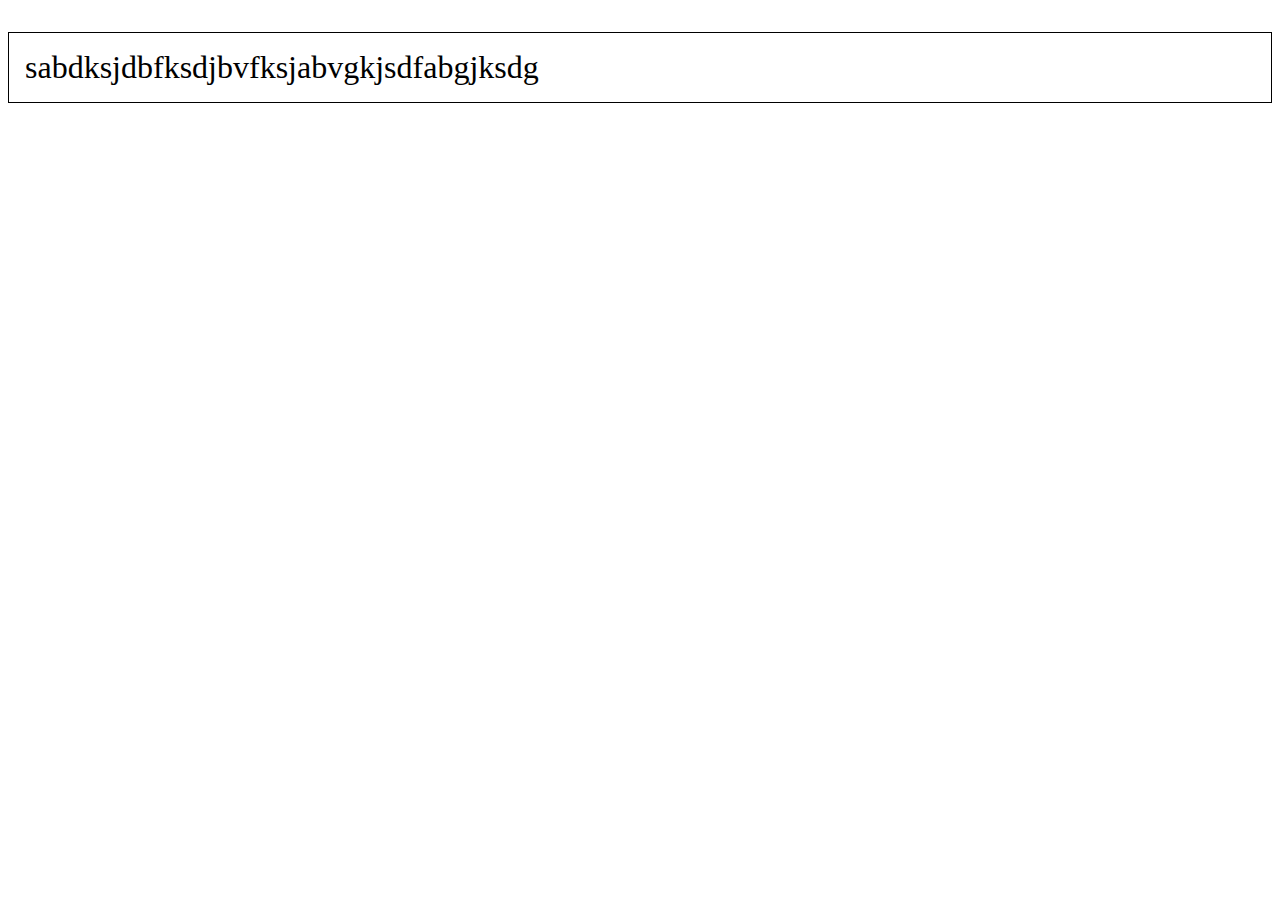
<file: index.html>
<!DOCTYPE html>
<html lang="en">
<head>
    <meta charset="UTF-8">
    <meta name="viewport" content="width=device-width, initial-scale=1.0">
    <title>Document</title>
    <style>
        p{
            font-size: 2rem;
            border: 0.1rem solid black;
            padding: 1rem;
        }
    </style>
</head>
<body>
    <div class="box">
        <p>sabdksjdbfksdjbvfksjabvgkjsdfabgjksdg</p>
    </div>
</body>
</html>
</file>
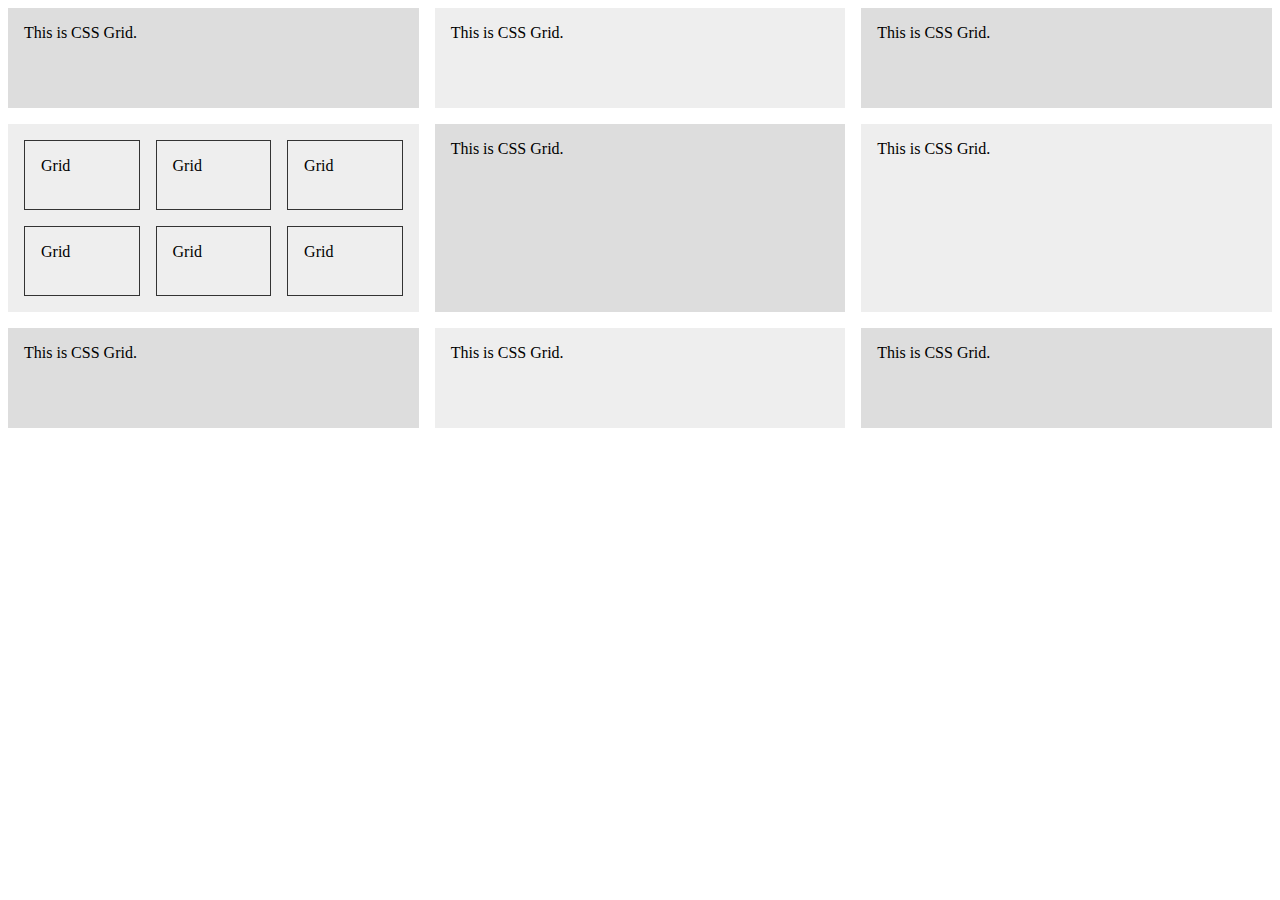
<file: cssgrid/index.html>
<!DOCTYPE html>
<html lang="en">
<head>
    <meta charset="UTF-8">
    <meta name="viewport" content="width=device-width, initial-scale=1.0">
    <title>CSS Grid</title>
    <style>
        .wrapper{
            display: grid;
            grid-template-columns: repeat(3, 1fr);
            grid-gap: 1rem;
            grid-auto-rows: 100px;
            grid-auto-rows: minmax(100px, auto);
        }

        .wrapper>div {
            background: #eee;
            padding: 1rem;
        }

        .wrapper>div:nth-child(odd){
            background: #ddd;
        }

        .nested {
            display: grid;
            grid-template-columns: repeat(3,1fr);
            grid-gap: 1rem;
            grid-auto-rows: 70px;
        }
        .nested>div{
            border: 1px #333 solid;
            padding: 1rem;
        }
    </style>
</head>
<body>
    <div class="wrapper">
        <div>This is CSS Grid.</div>
        <div>This is CSS Grid.</div>
        <div>This is CSS Grid.</div>
        <div class="nested">
            <div>Grid</div>
            <div>Grid</div>
            <div>Grid</div>
            <div>Grid</div>
            <div>Grid</div>
            <div>Grid</div>
        </div>
        <div>This is CSS Grid.</div>
        <div>This is CSS Grid.</div>
        <div>This is CSS Grid.</div>
        <div>This is CSS Grid.</div>
        <div>This is CSS Grid.</div>
    </div>
</body>
</html>
</file>
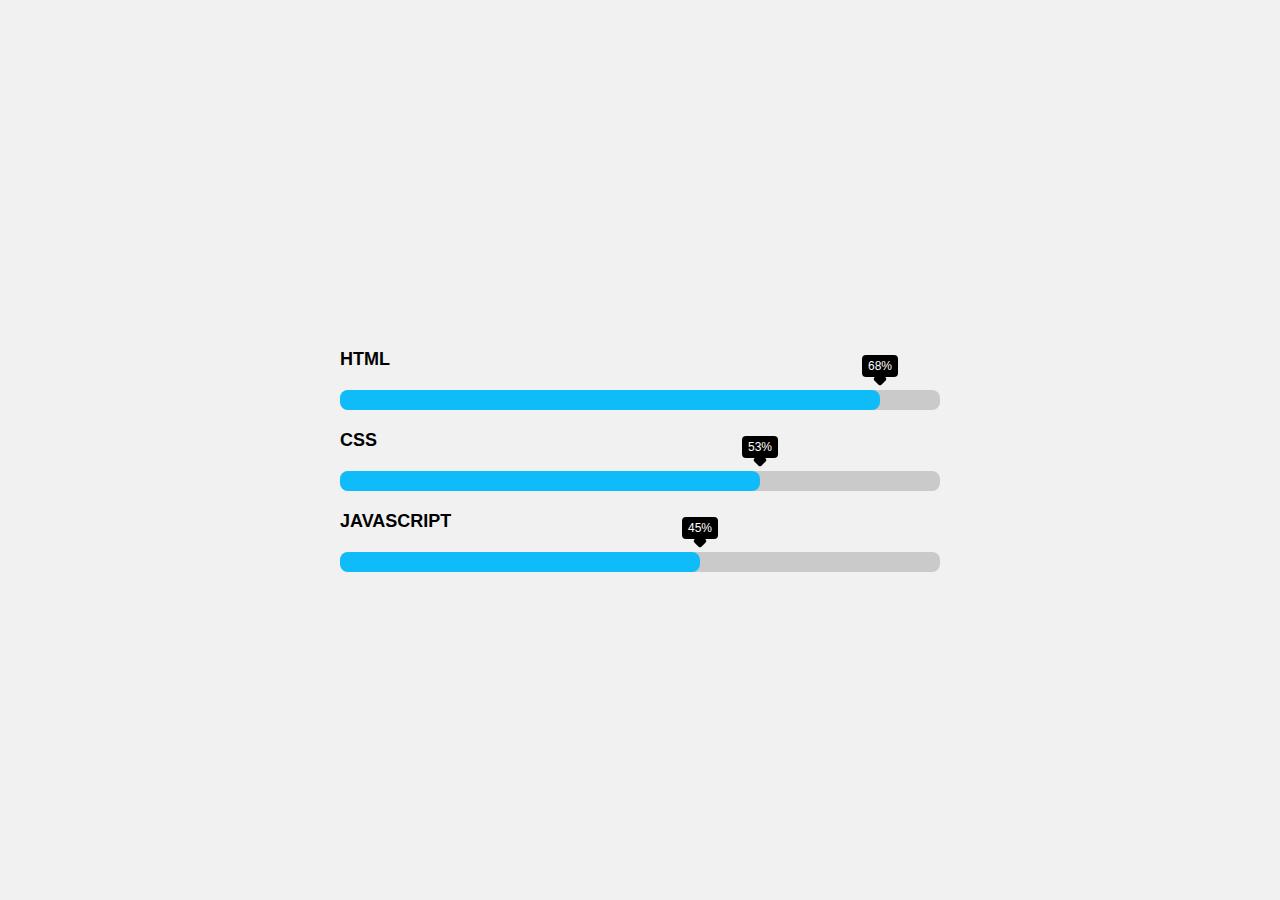
<file: dynamicprogressbar/index.html>
<!DOCTYPE html>
<html lang="en">
<head>
    <meta charset="UTF-8">
    <meta name="viewport" content="width=device-width, initial-scale=1.0">
    <title>Dynamic Progress Bar</title>
    <link rel="stylesheet" href="./style.css">
    <script src="https://cdnjs.cloudflare.com/ajax/libs/jquery/3.4.1/jquery.min.js"></script>
</head>
<body>
    <div class="skills">
        <div class="skill">
            <div class="skill-name">HTML</div>
            <div class="skill-bar">
                <div class="skill-per" per="90"></div>
            </div>
        </div>

        <div class="skill">
            <div class="skill-name">CSS</div>
            <div class="skill-bar">
                <div class="skill-per" per="70"></div>
            </div>
        </div>

        <div class="skill">
            <div class="skill-name">Javascript</div>
            <div class="skill-bar">
                <div class="skill-per" per="60"></div>
            </div>
        </div>
    </div>

    <script>
        $('.skill-per').each(function(){
            var $this = $(this);
            var per = $this.attr('per');
            $this.css("width",per+'%');

            $({animatedValue: 0}).animate({animatedValue:per},{
                duration:1000,
                step: function(){
                    $this.attr('per',Math.floor(this.animatedValue) + '%');
                },
                complete: function(){
                    $this.attr('per', Math.floor(this.animatedValue) + '%')
                }
            })
        })
    </script>
</body>
</html>
</file>
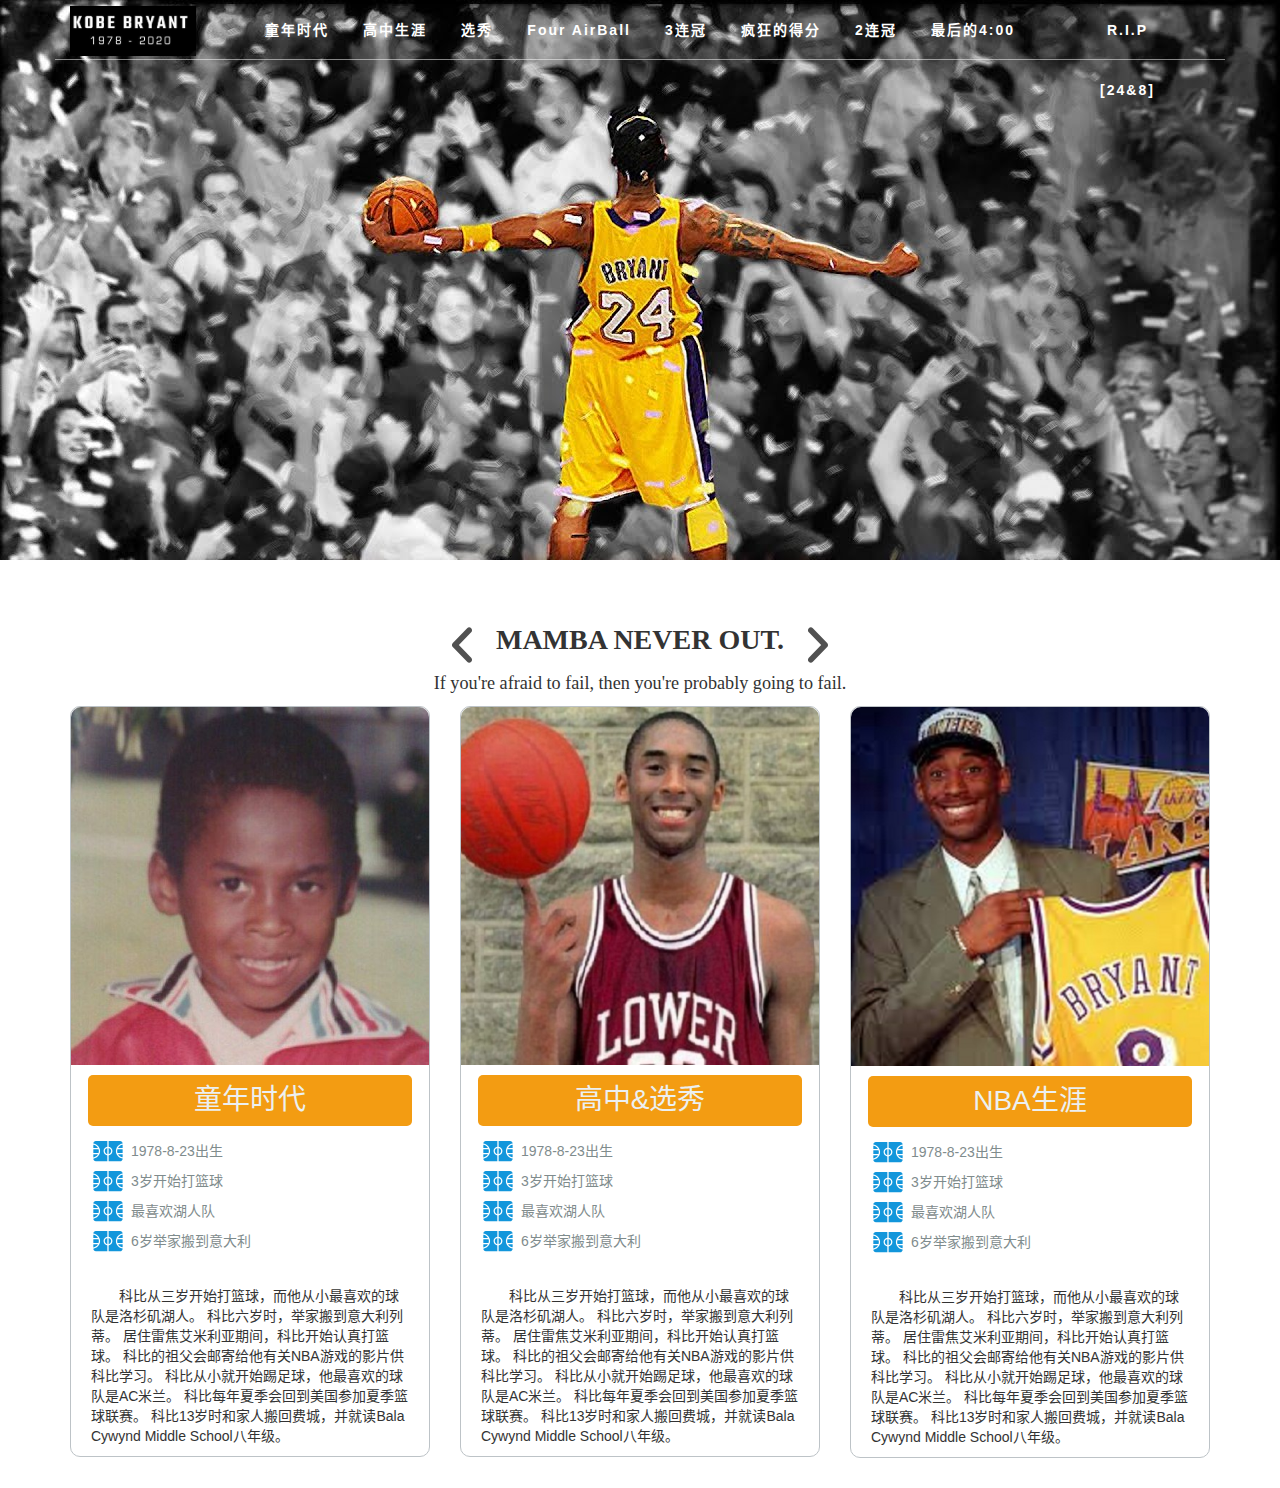
<file: kobe/index.html>
<!DOCTYPE html>
<html lang="zh-CN">
  <head>
    <meta charset="utf-8">
    <meta http-equiv="X-UA-Compatible" content="IE=edge">
    <meta name="viewport" content="width=device-width, initial-scale=1">
    <!-- 上述3个meta标签*必须*放在最前面，任何其他内容都*必须*跟随其后！ -->
    <title>This is for 24</title>

    <!-- Bootstrap -->
    <link href="https://cdn.jsdelivr.net/npm/bootstrap@3.3.7/dist/css/bootstrap.min.css" rel="stylesheet">

    <!-- HTML5 shim 和 Respond.js 是为了让 IE8 支持 HTML5 元素和媒体查询（media queries）功能 -->
    <!-- 警告：通过 file:// 协议（就是直接将 html 页面拖拽到浏览器中）访问页面时 Respond.js 不起作用 -->
    <!--[if lt IE 9]>
      <script src="https://cdn.jsdelivr.net/npm/html5shiv@3.7.3/dist/html5shiv.min.js"></script>
      <script src="https://cdn.jsdelivr.net/npm/respond.js@1.4.2/dest/respond.min.js"></script>
    <![endif]-->
    <link rel="stylesheet" href="./style.css">
  </head>
  <body>
      <!-- 1.顶部导航 -->
    <header class="container">
        <section class="row header">
            <section class="col-xs-6 col-sm-6 col-md-2 col-lg-2">
                <img src="./img/kobebryant.jpg" alt="">
            </section>
            <section class="hidden-xs hidden-sm col-md-8 col-lg-8">
                <ul>
                    <li><a href="">童年时代</a></li>
                    <li><a href="">高中生涯</a></li>
                    <li><a href="">选秀</a></li>
                    <li><a href="">Four AirBall</a></li>
                    <li><a href="">3连冠</a></li>
                    <li><a href="">疯狂的得分</a></li>
                    <li><a href="">2连冠</a></li>
                    <li><a href="">最后的4:00</a></li>
                </ul>
            </section>
            <section class="hidden-xs hidden-sm col-md-2 col-lg-2">
                <ul>
                    <li>
                        <a>R.I.P</a>
                        <a>[24&8]</a>
                    </li>
                </ul>
            </section>
            <section class="col-xs-6 col-sm-6 hidden-md hidden-lg">
                <i><img src="./img/导航-菜单.svg" alt=""></i>
            </section>
        </section>
    </header>
    <!-- 2.首页轮播图 -->
    <section class="banner container-fluid"></section>

    <!-- 3.内容区域 -->
    <section class="container content">
        <section class="row">
            <img src="./img/尖括号-粗大-左.svg" alt="">
            <div class="">MAMBA NEVER OUT.</div>
            <img src="./img/尖括号-粗大-右.svg" alt="">
            <p>If you're afraid to fail, then you're probably going to fail. </p>
        </section>
        <!-- 生涯介绍 -->
        <section class="row">
            <!-- 童年时代 -->
            <section class="col-xs-12 col-sm-12 col-md-4 col-lg-4">
                <section class="life hovermove">
                    <img src="./img/child.jpg" alt="">
                    <section class="row">
                        <h6 class="col-xs-10 col-sm-10 col-md-10 col-lg-10
                            col-xs-push-1 col-sm-push-1 col-md-push-1 col-lg-push-1">童年时代</h6>
                    </section>
                    <section class="sumarylist">
                        <ul>
                            <li>1978-8-23出生</li>
                            <li>3岁开始打篮球</li>
                            <li>最喜欢湖人队</li>
                            <li>6岁举家搬到意大利</li>
                        </ul>
                    </section>
                    <section class="details">
                        科比从三岁开始打篮球，而他从小最喜欢的球队是洛杉矶湖人。
                        科比六岁时，举家搬到意大利列蒂。
                        居住雷焦艾米利亚期间，科比开始认真打篮球。
                        科比的祖父会邮寄给他有关NBA游戏的影片供科比学习。
                        科比从小就开始踢足球，他最喜欢的球队是AC米兰。
                        科比每年夏季会回到美国参加夏季篮球联赛。
                        科比13岁时和家人搬回费城，并就读Bala Cywynd Middle School八年级。
                    </section>
                </section>
            </section>
            <!-- 高中&选秀 -->
            <section class="col-xs-12 col-sm-12 col-md-4 col-lg-4">
                <section class="career hovermove">
                    <img src="./img/highschool.jpg" alt="">
                    <section class="row">
                        <h6 class="col-xs-10 col-sm-10 col-md-10 col-lg-10
                            col-xs-push-1 col-sm-push-1 col-md-push-1 col-lg-push-1">高中&选秀</h6>
                    </section>
                    <section class="sumarylist">
                        <ul>
                            <li>1978-8-23出生</li>
                            <li>3岁开始打篮球</li>
                            <li>最喜欢湖人队</li>
                            <li>6岁举家搬到意大利</li>
                        </ul>
                    </section>
                    <section class="details">
                        科比从三岁开始打篮球，而他从小最喜欢的球队是洛杉矶湖人。
                        科比六岁时，举家搬到意大利列蒂。
                        居住雷焦艾米利亚期间，科比开始认真打篮球。
                        科比的祖父会邮寄给他有关NBA游戏的影片供科比学习。
                        科比从小就开始踢足球，他最喜欢的球队是AC米兰。
                        科比每年夏季会回到美国参加夏季篮球联赛。
                        科比13岁时和家人搬回费城，并就读Bala Cywynd Middle School八年级。
                    </section>
                </section>
            </section>
            <!--  -->
            <section class="col-xs-12 col-sm-12 col-md-4 col-lg-4">
                <section class="career hovermove">
                    <img src="./img/xuanxiu.jpg" alt="">
                    <section class="row">
                        <h6 class="col-xs-10 col-sm-10 col-md-10 col-lg-10
                            col-xs-push-1 col-sm-push-1 col-md-push-1 col-lg-push-1">NBA生涯</h6>
                    </section>
                    <section class="sumarylist">
                        <ul>
                            <li>1978-8-23出生</li>
                            <li>3岁开始打篮球</li>
                            <li>最喜欢湖人队</li>
                            <li>6岁举家搬到意大利</li>
                        </ul>
                    </section>
                    <section class="details">
                        科比从三岁开始打篮球，而他从小最喜欢的球队是洛杉矶湖人。
                        科比六岁时，举家搬到意大利列蒂。
                        居住雷焦艾米利亚期间，科比开始认真打篮球。
                        科比的祖父会邮寄给他有关NBA游戏的影片供科比学习。
                        科比从小就开始踢足球，他最喜欢的球队是AC米兰。
                        科比每年夏季会回到美国参加夏季篮球联赛。
                        科比13岁时和家人搬回费城，并就读Bala Cywynd Middle School八年级。
                    </section>
                </section>
            </section>
        </section>
    </section>

    <!-- 底部区域 -->
    <footer class="container-fluid">
        <section class="container">
            <section class="row">
                <article class=""></article>
                <article class=""></article>
                <article class=""></article>
            </section>
        </section>
    </footer>







    <!-- jQuery (Bootstrap 的所有 JavaScript 插件都依赖 jQuery，所以必须放在前边) -->
    <script src="https://cdn.jsdelivr.net/npm/jquery@1.12.4/dist/jquery.min.js"></script>
    <!-- 加载 Bootstrap 的所有 JavaScript 插件。你也可以根据需要只加载单个插件。 -->
    <script src="https://cdn.jsdelivr.net/npm/bootstrap@3.3.7/dist/js/bootstrap.min.js"></script>
  </body>
</html>
</file>
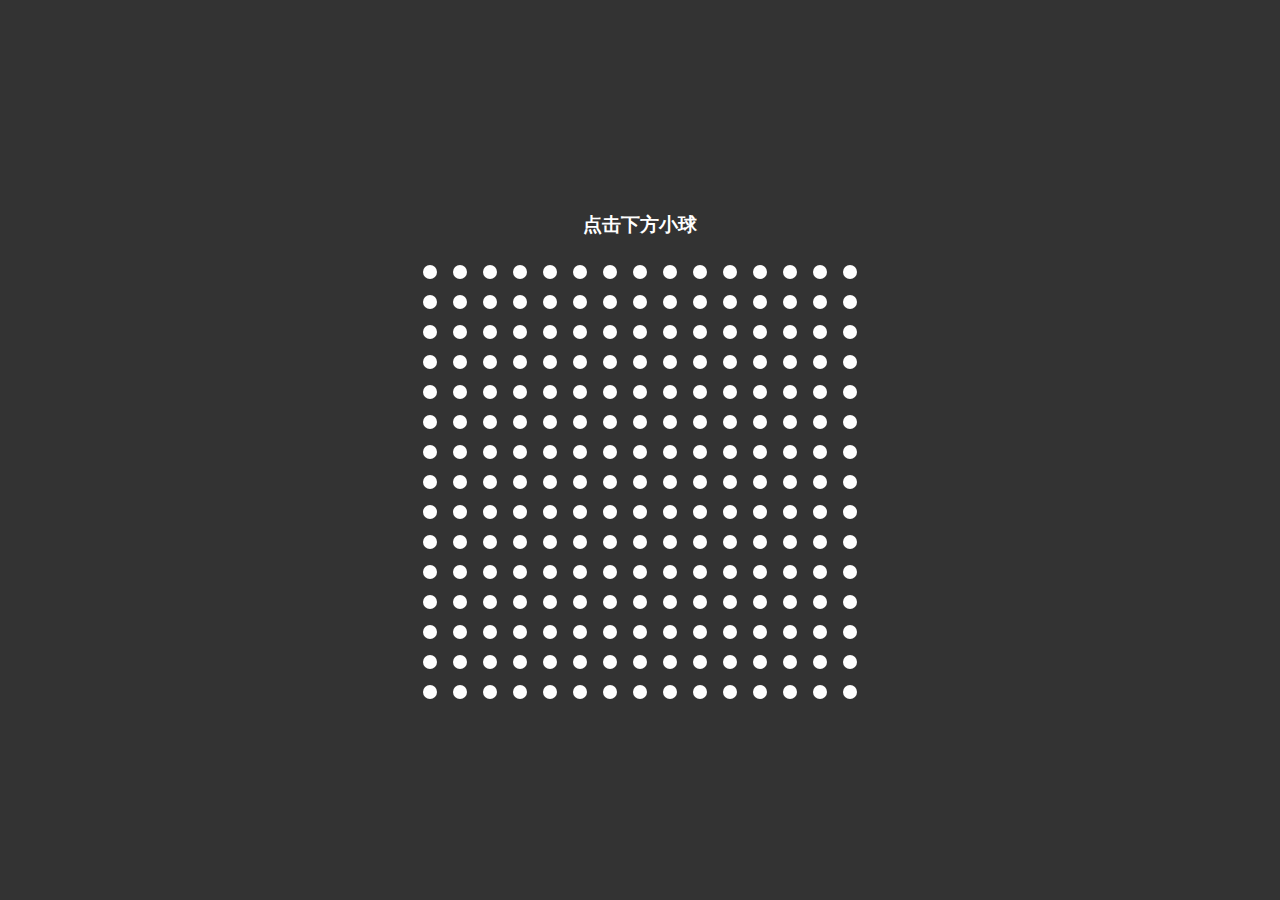
<file: waveshow/index.html>
<!DOCTYPE html>
<html lang="en">
<head>
    <meta charset="UTF-8">
    <meta name="viewport" content="width=device-width, initial-scale=1.0">
    <title>waveshow</title>
    <link rel="stylesheet" href="./style.css">
</head>
<body>
    <h3>点击下方小球</h3>
    <div id="container" class="container"></div>


    <script src="./main.js"></script>
</body>
</html>
</file>
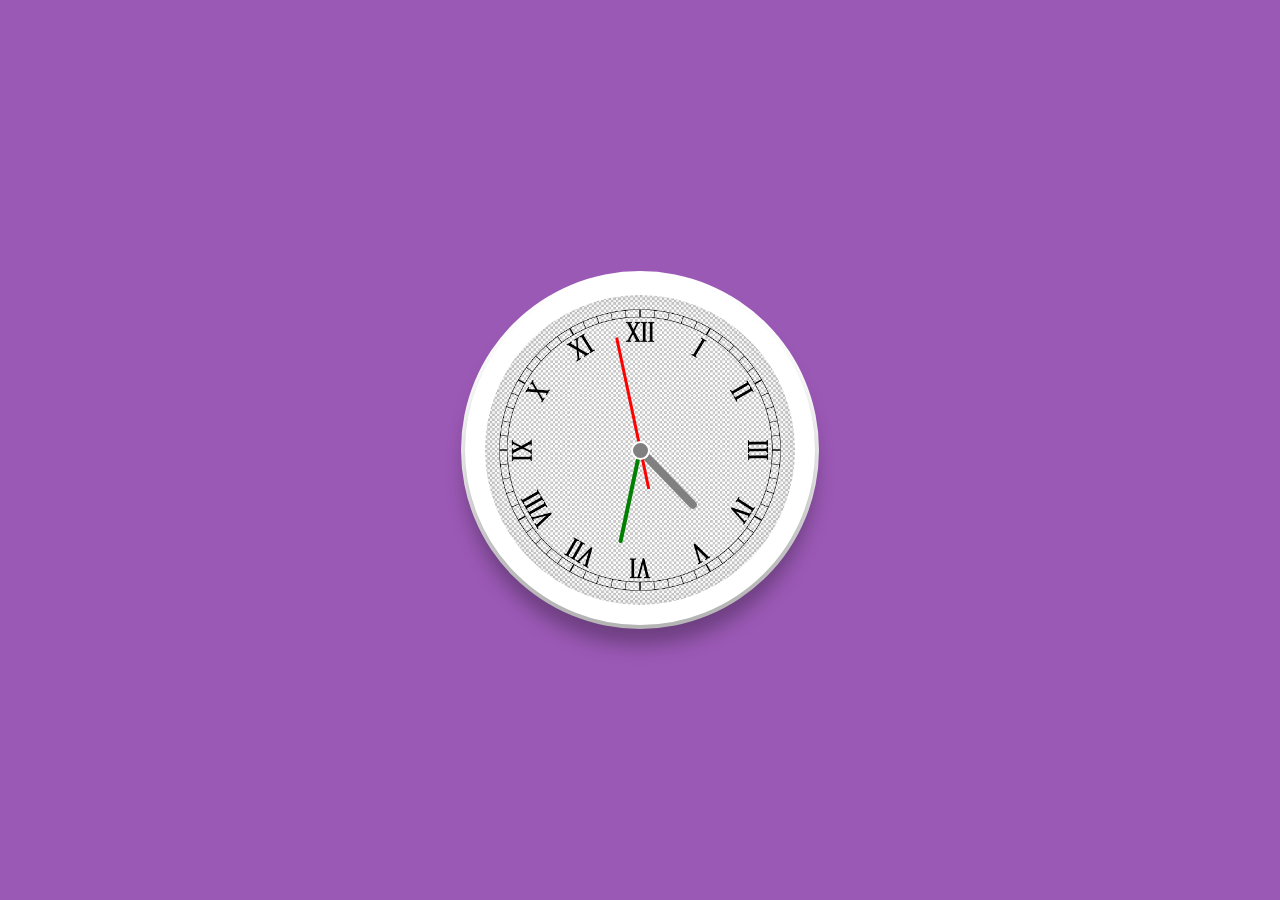
<file: clock/clock.html>
<!DOCTYPE html>
<html lang="en">
<head>
    <meta charset="UTF-8">
    <meta name="viewport" content="width=device-width, initial-scale=1.0">
    <title>CLOCK</title>
    <link rel="stylesheet" href="./style.css">
</head>
<body>
    <div class="clock">
        <div class="hour">
            <div class="hr">

            </div>
        </div>
        <div class="min">
            <div class="mn">

            </div>
        </div>
        <div class="sec">
            <div class="sc">

            </div>
        </div>
    </div>

    <script src="./main.js"></script>
</body>
</html>
</file>
<file: dynamicprogressbar/style.css>
body{
    margin: 0;
    padding: 0;
    font-family: 'Open Sans', sans-serif;
    min-height: 100vh;
    display: flex;
    align-items: center;
    justify-content: center;
    background: #f1f1f1;
}

.skills{
    width: 100%;
    max-width: 600px;
    padding: 0 20px;
}

.skill-name{
    font-size: 18px;
    font-weight: 700;
    /* text-transform CSS属性指定如何将元素的文本大写。 */
    text-transform: uppercase; 
    margin: 20px 0;
}

.skill-bar{
    height: 20px;
    background: #cacaca;
    border-radius: 8px;
}

.skill-per{
    height: 20px;
    background-color: #0fbcf9;
    border-radius: 8px;
    width: 0;
    transition: 1s linear;
    position: relative;
}

.skill-per::before{
    content:attr(per);
    position: absolute;
    padding: 4px 6px;
    background-color: #000;
    color: #fff;
    font-size: 12px;
    border-radius: 4px;
    top: -35px;
    right: 0;
    transform: translateX(50%);
}

.skill-per::after{
    content: '';
    position: absolute;
    width: 10px;
    height: 10px;
    background-color: #000;
    top: -16px;
    right: 0;
    transform: translateX(50%) rotate(45deg);
    border-radius: 2px;
}
</file>
<file: kobe/style.css>
ul,li{
    list-style: none;
    padding: 0;
    margin: 0;
}
body{
    font-family: 'Segoe UI', Tahoma, Geneva, Verdana, sans-serif;
}

header{
    height: 60px;
    border-bottom: 1px solid rgba(255,255,255,.5);
}

.header>section{
    height: 60px;
    text-align: center;
    line-height: 60px;
}
.header>section:first-child>img{
    height: 50px;
}
.header>section:nth-child(2)>ul{
    display: flex;
    justify-content: space-between;
    align-items: center;
}
.header>section:nth-child(2)>ul>li>a{
    color: #fff;
    letter-spacing: 2px;
    font-weight: bold;
}
.header>section:nth-child(3)>ul>li>a{
    color: #fff;
    letter-spacing: 2px;
    font-weight: bold;
}

.header>section:nth-child(3)>ul>li{
    display: flex;
    /* justify-content: space-between;
    align-items: center; */
    flex-direction: column;
}

.header>section:nth-child(4)>i>img{
    height: 30px;
}

.header>section:first-child{
    text-align: left;
}
.header>section:last-child{
    text-align: right;
}

@media screen and (max-width: 760px){
    header{
        border-bottom: none;
    }
}




.banner{
    height: 560px;
    position: relative;
    top: -60px;
    left: 0;

    background: url(./img/kobe7.jpg) center no-repeat;
    background-size: cover;

    z-index: -1;
}

/* 内容区域样式 */
.content{
    text-align: center;
}
.content>section:first-child>div{
    font-size: 2em;
    font-weight: bold;
    display: inline-block;
    text-align: center;
    font-family: 'Times New Roman', Times, serif;
    margin-left: 10px;
    margin-right: 10px;
    margin-bottom: 10px;
}
.content>section>img{
    width: 40px;
    height: 40px;
}
.content>section>p{
    font-size: 1.3em;
    font-family: 'Times New Roman', Times, serif;
}
@media screen and (max-width:760px){
    .content>section:first-child>div{
        font-size: 1.5em;
    }
    .content>section>img{
        width: 20px;
        height: 20px;
    }
    .content>section>p{
        font-size: 1.1em;
    }
}


.content>section:nth-child(2)>section>section>img{
    width: 100%;
    /* height: 200px; */
    border-radius: 10px 10px 0 0;
}
.content>section:nth-child(2)>section>section>section>h6{
    background:#f39c12;
    color:#ecf0f1;
    font-size: 2em;
    padding: 10px 20px;
    border-radius: 5px;
}

.sumarylist>ul{
    padding-left: 20px;
    margin-bottom: 20px;
}
.sumarylist>ul>li{
    text-align: left;
    padding: 5px 0px;
    padding-left: 40px;
    background: url(./img/篮球场.svg) no-repeat left center/10%;
    font: 18px;
    color:#7f8c8d;
}
.details{
    font-size: 14px;
    text-align: left;
    padding: 10px 20px;
    text-indent: 2em;
}
.hovermove{
    border: 1px solid #bdc3c7;
    border-radius: 10px;
    margin-bottom: 30px;
}
.hovermove:hover{
    box-shadow: 5px 5px 5px #ccc,
                -5px 0px 5px #ccc;
    transform: translatey(-3px);
}
</file>
<file: waveshow/style.css>
*{
    box-sizing: border-box;
}

body {
    background-color: #333;
    color: #fff;
    display: flex;
    /* 项目的排列方向，row为水平方向；column为垂直方向 */
    flex-direction: column;
    /* 项目在交叉轴上如何排列 */
    align-items: center;
    /* 项目在主轴上的对齐方式：靠左靠右还是中间 */
    justify-content: center;
    height: 100vh;
    margin: 0;
}

.container {
    display: flex;
    align-items: center;
    justify-content: center;
    flex-wrap: wrap;
    width: 450px;
}

.circle{
    background-color: #fff;
    height: 14px;
    width: 14px;
    border-radius: 50%;
    /* 鼠标图标 */
    cursor: pointer;
    margin: 8px;
    
    transform: scale(1);
    transition: transform 0.3s linear;
}

.circle.grow{
    transform:scale(2)
}
</file>
<file: clock/style.css>
*{
    margin: 0;
    padding: 0;
    box-sizing: border-box;
}

body{
    height: 100vh;
    background: #9B59B6;
    display: flex;
    justify-content: center;
    align-items: center;
}

.clock{
    width: 350px;
    height: 350px;
    background: white url(./clock.jpg);
    background-size: cover;
    border-radius: 50%;
    border:  20px solid white;
    box-shadow: inset 0 0 20px rgba(0, 0, 0, .1),
                0 20px 20px rgba(0, 0, 0, .3),
                0 0 0 4px white;
    display: flex;
    justify-content: center;
    align-items: center;
}

.clock::before {
    content: '';
    width: 15px;
    height: 15px;
    position: absolute;
    z-index: 5;
    background: gray;
    border-radius: 50%;
    border: 2px solid white;
}

.hour,.min,.sec{
    position: absolute;
}

.hour, .hr {
    width: 160px;
    height: 160px;
}

.min, .mn {
    width: 190px;
    height: 190px;
}

.sec, .sc {
    width: 230px;
    height: 230px;
}

.hr,.mn,.sc {
    display: flex;
    justify-content: center;
    position: absolute;
}

.hr::before{
    width: 8px;
    height: 80px;
    background: gray;
    content: '';
    border-radius: 6px 6px 0 0;
}

.mn::before{
    width: 4px;
    height: 90px;
    background: green;
    content: '';
    border-radius: 6px 6px 0 0;
}

.sc::before{
    width: 3px;
    height: 155px;
    background: red;
    content: '';
    border-radius: 6px 6px 0 0;
}
</file>
